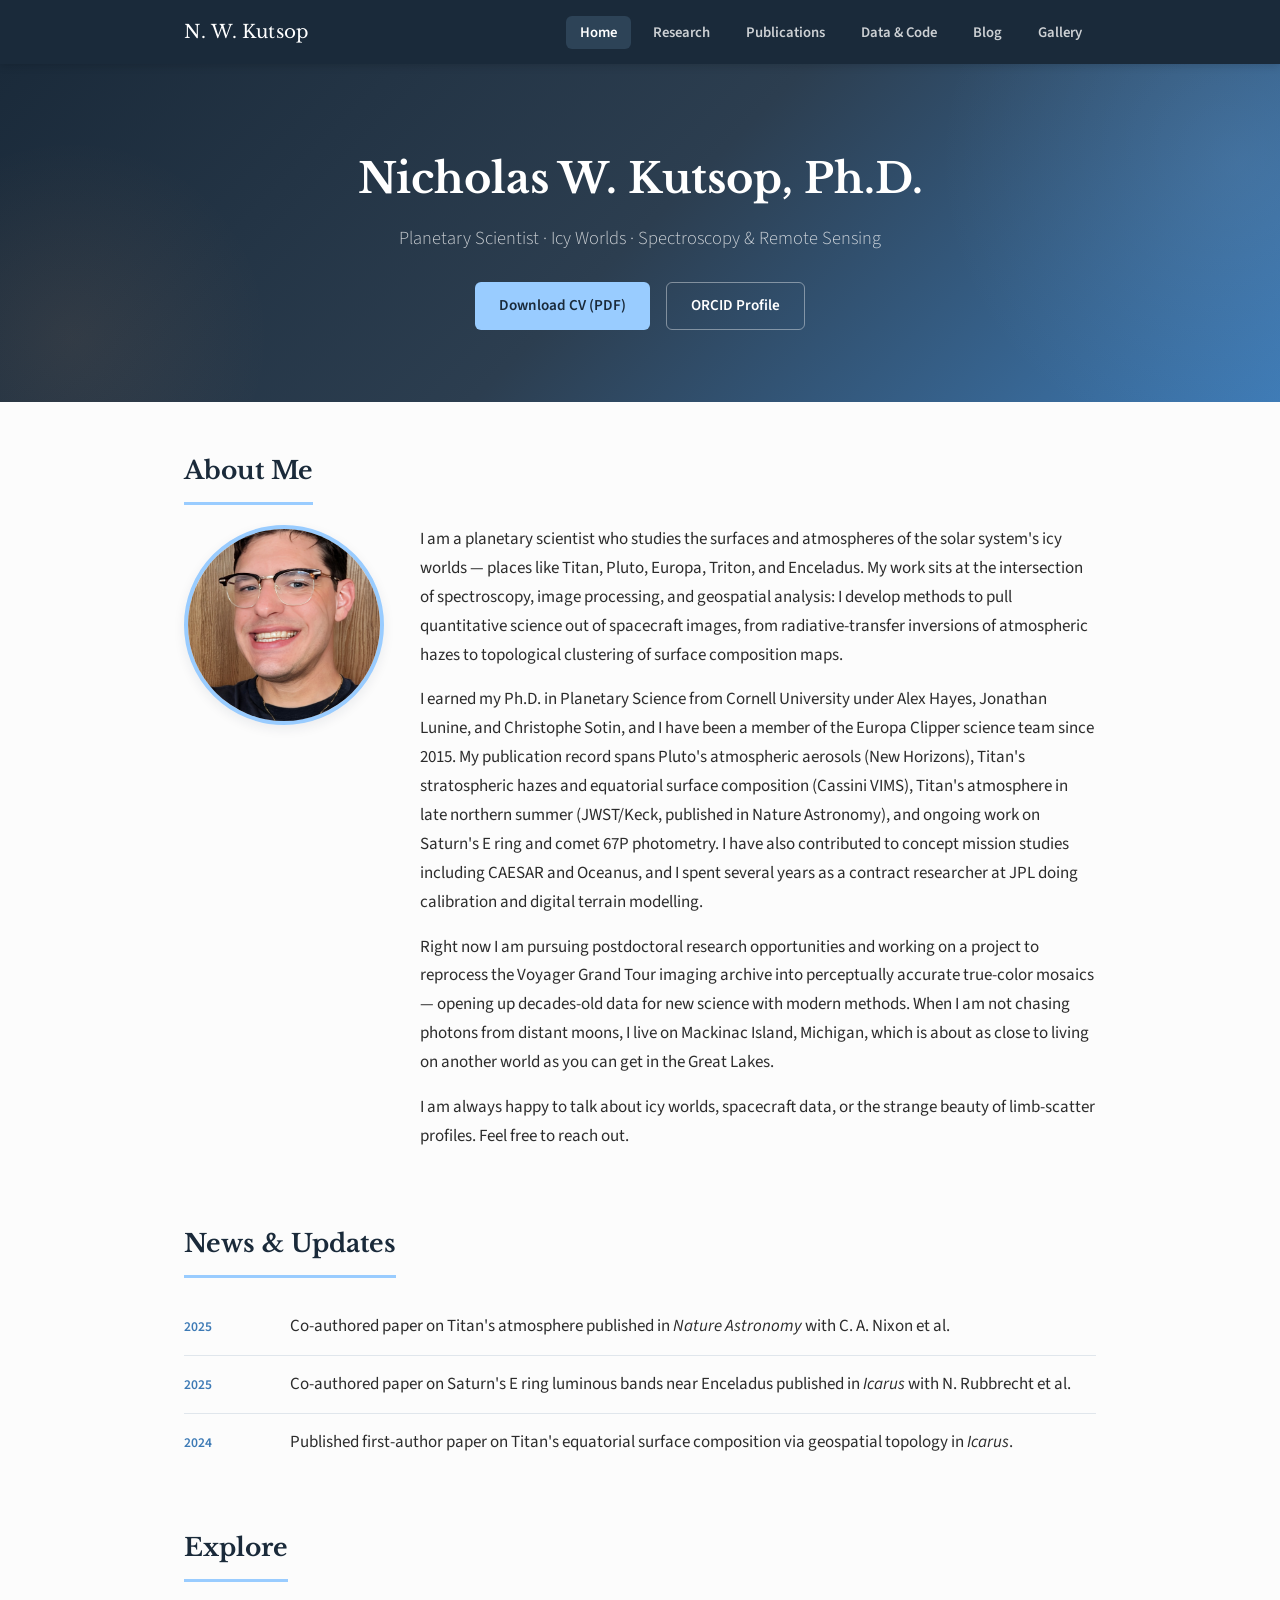
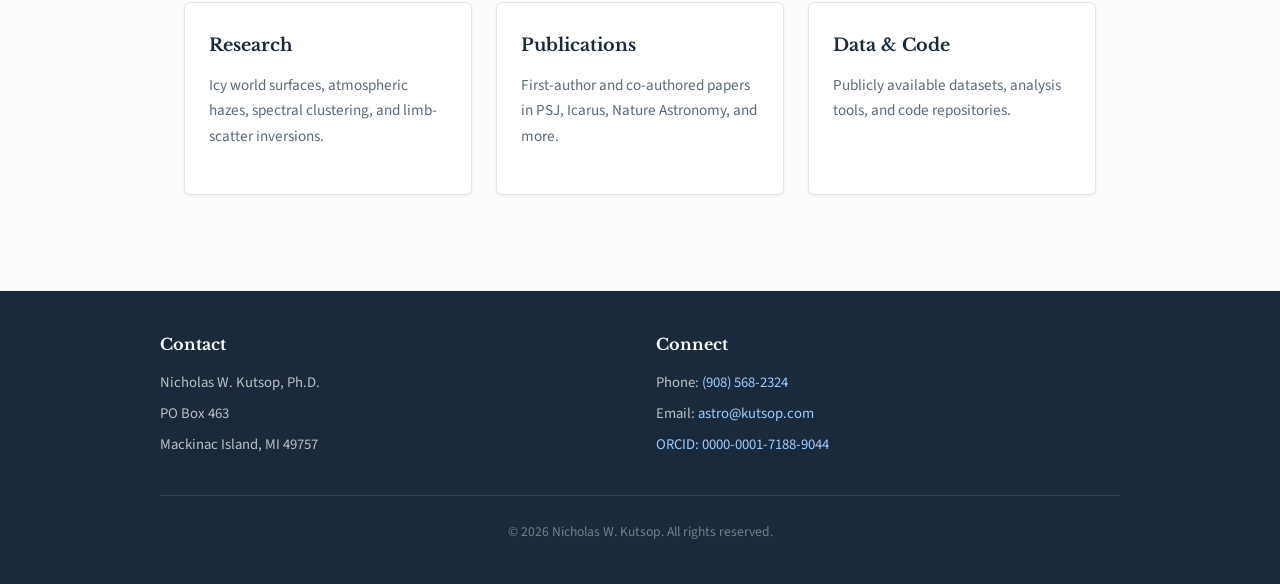
<file: index.html>
<!DOCTYPE html>
<html lang="en">
<head>
  <meta charset="UTF-8">
  <meta name="viewport" content="width=device-width, initial-scale=1.0">
  <title>Nicholas W. Kutsop, Ph.D. — Planetary Scientist</title>
  <meta name="description" content="Planetary scientist studying the surfaces and atmospheres of icy worlds. Europa Clipper science team member. Cornell Ph.D.">
  <link rel="stylesheet" href="style.css">
</head>
<body>

<!-- Navigation -->
<nav>
  <div class="nav-inner">
    <a href="index.html" class="site-name">N. W. Kutsop</a>
    <button class="nav-toggle" aria-label="Toggle menu" onclick="document.querySelector('nav ul').classList.toggle('open')">
      <span></span><span></span><span></span>
    </button>
    <ul>
      <li><a href="index.html" class="active">Home</a></li>
      <li><a href="research.html">Research</a></li>
      <li><a href="publications.html">Publications</a></li>
      <li><a href="data-code.html">Data &amp; Code</a></li>
      <li><a href="blog.html">Blog</a></li>
      <li><a href="gallery.html">Gallery</a></li>
    </ul>
  </div>
</nav>

<!-- Hero -->
<header class="hero">
  <h1>Nicholas W. Kutsop, Ph.D.</h1>
  <p class="subtitle">Planetary Scientist &middot; Icy Worlds &middot; Spectroscopy &amp; Remote Sensing</p>
  <div class="hero-links">
    <a href="Kutsop_CV.pdf" class="btn-primary">Download CV (PDF)</a>
    <a href="https://orcid.org/0000-0001-7188-9044" class="btn-outline" target="_blank" rel="noopener">ORCID Profile</a>
  </div>
</header>

<!-- Main Content -->
<main class="container">

  <!-- About -->
  <section id="about">
    <h2>About Me</h2>
    <div class="about-grid">
      <!-- Replace the placeholder below with: <img src="headshot.jpg" alt="Nic Kutsop" class="about-photo"> -->
      <img src="headshot.jpg" alt="Nic Kutsop" class="about-photo">
      <div>
        <p>
          I am a planetary scientist who studies the surfaces and atmospheres of the solar system's icy worlds — places like Titan, Pluto, Europa, Triton, and Enceladus. My work sits at the intersection of spectroscopy, image processing, and geospatial analysis: I develop methods to pull quantitative science out of spacecraft images, from radiative-transfer inversions of atmospheric hazes to topological clustering of surface composition maps.
        </p>
        <p>
          I earned my Ph.D. in Planetary Science from Cornell University under Alex Hayes, Jonathan Lunine, and Christophe Sotin, and I have been a member of the Europa Clipper science team since 2015. My publication record spans Pluto's atmospheric aerosols (New Horizons), Titan's stratospheric hazes and equatorial surface composition (Cassini VIMS), Titan's atmosphere in late northern summer (JWST/Keck, published in Nature Astronomy), and ongoing work on Saturn's E ring and comet 67P photometry. I have also contributed to concept mission studies including CAESAR and Oceanus, and I spent several years as a contract researcher at JPL doing calibration and digital terrain modelling.
        </p>
        <p>
          Right now I am pursuing postdoctoral research opportunities and working on a project to reprocess the Voyager Grand Tour imaging archive into perceptually accurate true-color mosaics — opening up decades-old data for new science with modern methods. When I am not chasing photons from distant moons, I live on Mackinac Island, Michigan, which is about as close to living on another world as you can get in the Great Lakes.
        </p>
        <p>
          I am always happy to talk about icy worlds, spacecraft data, or the strange beauty of limb-scatter profiles. Feel free to reach out.
        </p>
      </div>
    </div>
  </section>

  <!-- News -->
  <section id="news">
    <h2>News &amp; Updates</h2>
    <ul class="news-list">
      <li>
        <span class="news-date">2025</span>
        <span>Co-authored paper on Titan's atmosphere published in <em>Nature Astronomy</em> with C. A. Nixon et al.</span>
      </li>
      <li>
        <span class="news-date">2025</span>
        <span>Co-authored paper on Saturn's E ring luminous bands near Enceladus published in <em>Icarus</em> with N. Rubbrecht et al.</span>
      </li>
      <li>
        <span class="news-date">2024</span>
        <span>Published first-author paper on Titan's equatorial surface composition via geospatial topology in <em>Icarus</em>.</span>
      </li>
      <!-- Add more news items as needed -->
    </ul>
  </section>

  <!-- Quick Links -->
  <section id="explore">
    <h2>Explore</h2>
    <div class="card-grid">
      <a href="research.html" class="card" style="text-decoration:none;">
        <h3 class="mt-0">Research</h3>
        <p>Icy world surfaces, atmospheric hazes, spectral clustering, and limb-scatter inversions.</p>
      </a>
      <a href="publications.html" class="card" style="text-decoration:none;">
        <h3 class="mt-0">Publications</h3>
        <p>First-author and co-authored papers in PSJ, Icarus, Nature Astronomy, and more.</p>
      </a>
      <a href="data-code.html" class="card" style="text-decoration:none;">
        <h3 class="mt-0">Data &amp; Code</h3>
        <p>Publicly available datasets, analysis tools, and code repositories.</p>
      </a>
    </div>
  </section>

</main>

<!-- Footer -->
<footer>
  <div class="footer-inner">
    <div>
      <h4>Contact</h4>
      <p>Nicholas W. Kutsop, Ph.D.</p>
      <p>PO Box 463</p>
      <p>Mackinac Island, MI 49757</p>
    </div>
    <div>
      <h4>Connect</h4>
      <p>Phone: <a href="tel:+19085682324">(908) 568-2324</a></p>
      <p>Email: <a href="mailto:astro@kutsop.com">astro@kutsop.com</a></p>
      <p><a href="https://orcid.org/0000-0001-7188-9044" target="_blank" rel="noopener">ORCID: 0000-0001-7188-9044</a></p>
    </div>
    <div class="footer-bottom">
      &copy; 2026 Nicholas W. Kutsop. All rights reserved.
    </div>
  </div>
</footer>

</body>
</html>
</file>
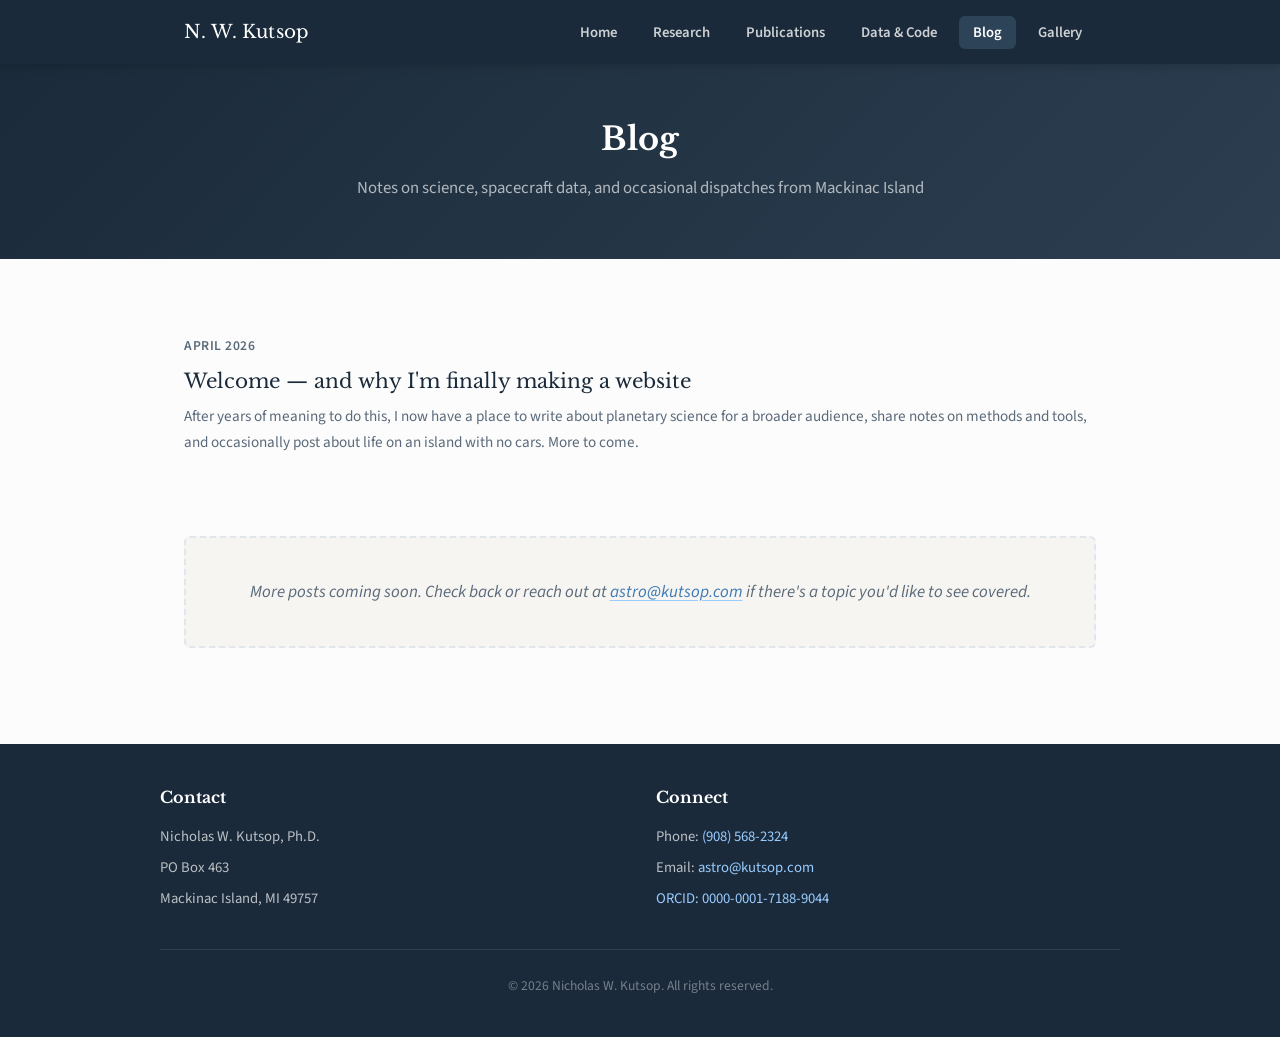
<file: blog.html>
<!DOCTYPE html>
<html lang="en">
<head>
  <meta charset="UTF-8">
  <meta name="viewport" content="width=device-width, initial-scale=1.0">
  <title>Blog — N. W. Kutsop</title>
  <meta name="description" content="Blog posts by Nicholas Kutsop on planetary science, data analysis, and life on Mackinac Island.">
  <link rel="stylesheet" href="style.css">
</head>
<body>

<nav>
  <div class="nav-inner">
    <a href="index.html" class="site-name">N. W. Kutsop</a>
    <button class="nav-toggle" aria-label="Toggle menu" onclick="document.querySelector('nav ul').classList.toggle('open')">
      <span></span><span></span><span></span>
    </button>
    <ul>
      <li><a href="index.html">Home</a></li>
      <li><a href="research.html">Research</a></li>
      <li><a href="publications.html">Publications</a></li>
      <li><a href="data-code.html">Data &amp; Code</a></li>
      <li><a href="blog.html" class="active">Blog</a></li>
      <li><a href="gallery.html">Gallery</a></li>
    </ul>
  </div>
</nav>

<header class="page-header">
  <h1>Blog</h1>
  <p>Notes on science, spacecraft data, and occasional dispatches from Mackinac Island</p>
</header>

<main class="container">

  <ul class="blog-list">

    <!-- TEMPLATE: Copy and edit this block for each new post -->
    <li>
      <span class="blog-date">April 2026</span>
      <a href="#" class="blog-title">Welcome — and why I'm finally making a website</a>
      <p class="blog-excerpt">
        After years of meaning to do this, I now have a place to write about planetary science for a broader audience, share notes on methods and tools, and occasionally post about life on an island with no cars. More to come.
      </p>
    </li>
    <!-- END TEMPLATE -->

  </ul>

  <div class="placeholder-box" style="margin-top:40px;">
    More posts coming soon. Check back or reach out at <a href="mailto:astro@kutsop.com">astro@kutsop.com</a> if there's a topic you'd like to see covered.
  </div>

  <!-- 
    ================================================================
    HOW TO ADD A NEW BLOG POST
    ================================================================
    Option A (simple): Add a new <li> to the blog-list above with 
    the date, title, and excerpt. Link the title to a new HTML file 
    (e.g., blog/2026-04-my-post.html).

    Option B (scalable): If you want a proper blogging workflow, 
    consider using a static site generator like Hugo or Jekyll that 
    can convert Markdown files into HTML pages automatically. This 
    keeps the same look and feel but makes writing much easier.
    ================================================================
  -->

</main>

<footer>
  <div class="footer-inner">
    <div>
      <h4>Contact</h4>
      <p>Nicholas W. Kutsop, Ph.D.</p>
      <p>PO Box 463</p>
      <p>Mackinac Island, MI 49757</p>
    </div>
    <div>
      <h4>Connect</h4>
      <p>Phone: <a href="tel:+19085682324">(908) 568-2324</a></p>
      <p>Email: <a href="mailto:astro@kutsop.com">astro@kutsop.com</a></p>
      <p><a href="https://orcid.org/0000-0001-7188-9044" target="_blank" rel="noopener">ORCID: 0000-0001-7188-9044</a></p>
    </div>
    <div class="footer-bottom">
      &copy; 2026 Nicholas W. Kutsop. All rights reserved.
    </div>
  </div>
</footer>

</body>
</html>
</file>
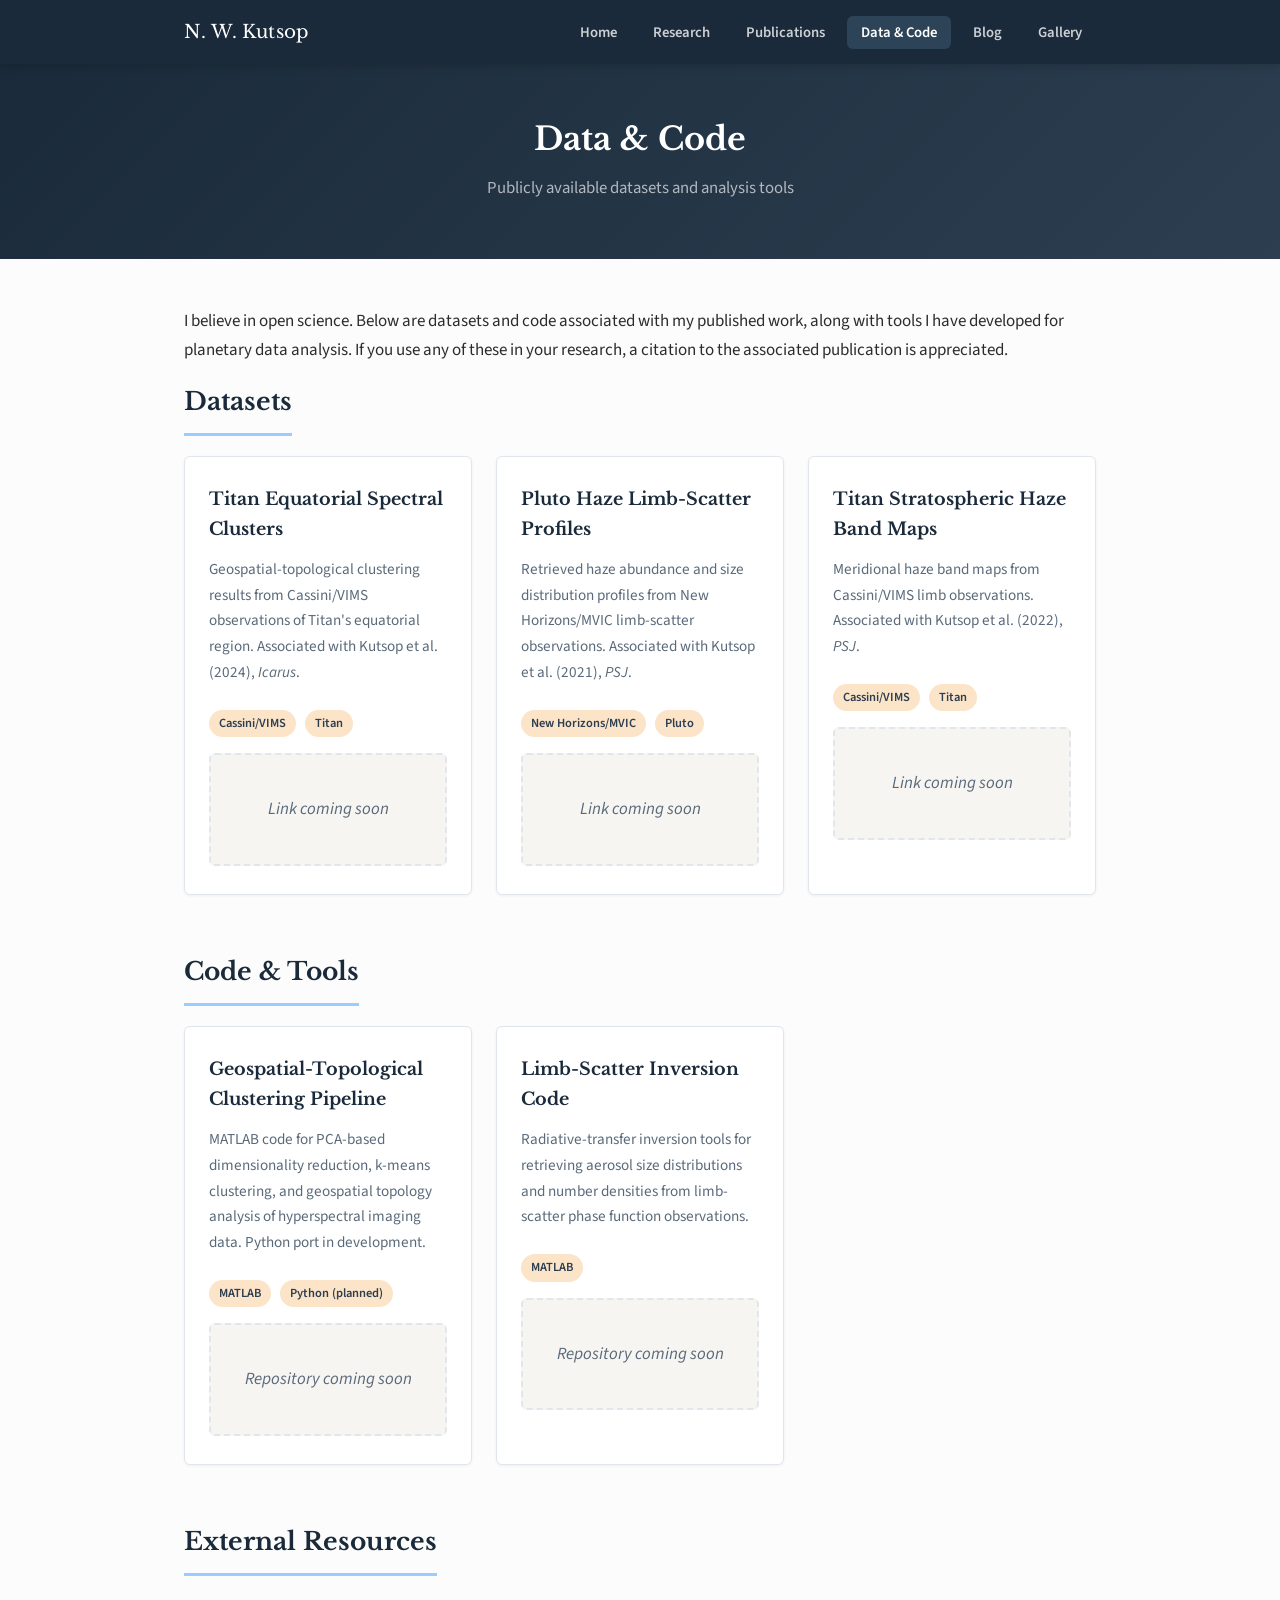
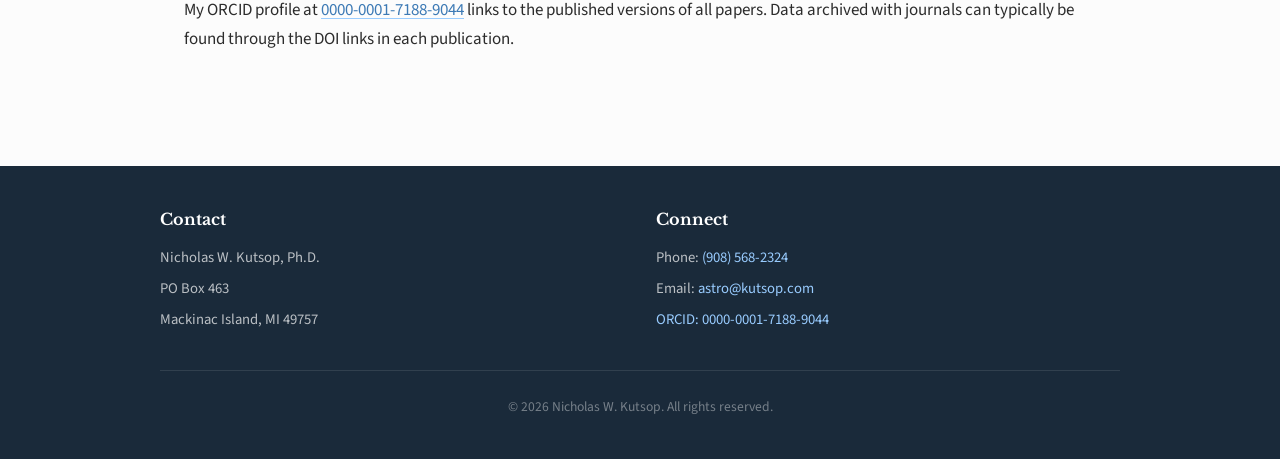
<file: data-code.html>
<!DOCTYPE html>
<html lang="en">
<head>
  <meta charset="UTF-8">
  <meta name="viewport" content="width=device-width, initial-scale=1.0">
  <title>Data &amp; Code — N. W. Kutsop</title>
  <meta name="description" content="Publicly available datasets, analysis tools, and code repositories from Nicholas Kutsop's research.">
  <link rel="stylesheet" href="style.css">
</head>
<body>

<nav>
  <div class="nav-inner">
    <a href="index.html" class="site-name">N. W. Kutsop</a>
    <button class="nav-toggle" aria-label="Toggle menu" onclick="document.querySelector('nav ul').classList.toggle('open')">
      <span></span><span></span><span></span>
    </button>
    <ul>
      <li><a href="index.html">Home</a></li>
      <li><a href="research.html">Research</a></li>
      <li><a href="publications.html">Publications</a></li>
      <li><a href="data-code.html" class="active">Data &amp; Code</a></li>
      <li><a href="blog.html">Blog</a></li>
      <li><a href="gallery.html">Gallery</a></li>
    </ul>
  </div>
</nav>

<header class="page-header">
  <h1>Data &amp; Code</h1>
  <p>Publicly available datasets and analysis tools</p>
</header>

<main class="container">

  <p>
    I believe in open science. Below are datasets and code associated with my published work, along with tools I have developed for planetary data analysis. If you use any of these in your research, a citation to the associated publication is appreciated.
  </p>

  <section>
    <h2>Datasets</h2>
    <div class="card-grid">

      <div class="card">
        <h3 class="mt-0">Titan Equatorial Spectral Clusters</h3>
        <p>Geospatial-topological clustering results from Cassini/VIMS observations of Titan's equatorial region. Associated with Kutsop et al. (2024), <em>Icarus</em>.</p>
        <span class="tag">Cassini/VIMS</span>
        <span class="tag">Titan</span>
        <!-- <p style="margin-top:12px;"><a href="#">Download</a> · <a href="#">README</a></p> -->
        <div class="placeholder-box" style="margin-top:16px;">Link coming soon</div>
      </div>

      <div class="card">
        <h3 class="mt-0">Pluto Haze Limb-Scatter Profiles</h3>
        <p>Retrieved haze abundance and size distribution profiles from New Horizons/MVIC limb-scatter observations. Associated with Kutsop et al. (2021), <em>PSJ</em>.</p>
        <span class="tag">New Horizons/MVIC</span>
        <span class="tag">Pluto</span>
        <div class="placeholder-box" style="margin-top:16px;">Link coming soon</div>
      </div>

      <div class="card">
        <h3 class="mt-0">Titan Stratospheric Haze Band Maps</h3>
        <p>Meridional haze band maps from Cassini/VIMS limb observations. Associated with Kutsop et al. (2022), <em>PSJ</em>.</p>
        <span class="tag">Cassini/VIMS</span>
        <span class="tag">Titan</span>
        <div class="placeholder-box" style="margin-top:16px;">Link coming soon</div>
      </div>

    </div>
  </section>

  <section>
    <h2>Code &amp; Tools</h2>
    <div class="card-grid">

      <div class="card">
        <h3 class="mt-0">Geospatial-Topological Clustering Pipeline</h3>
        <p>MATLAB code for PCA-based dimensionality reduction, k-means clustering, and geospatial topology analysis of hyperspectral imaging data. Python port in development.</p>
        <span class="tag">MATLAB</span>
        <span class="tag">Python (planned)</span>
        <div class="placeholder-box" style="margin-top:16px;">Repository coming soon</div>
      </div>

      <div class="card">
        <h3 class="mt-0">Limb-Scatter Inversion Code</h3>
        <p>Radiative-transfer inversion tools for retrieving aerosol size distributions and number densities from limb-scatter phase function observations.</p>
        <span class="tag">MATLAB</span>
        <div class="placeholder-box" style="margin-top:16px;">Repository coming soon</div>
      </div>

    </div>
  </section>

  <section>
    <h2>External Resources</h2>
    <p>
      My ORCID profile at <a href="https://orcid.org/0000-0001-7188-9044" target="_blank" rel="noopener">0000-0001-7188-9044</a> links to the published versions of all papers. Data archived with journals can typically be found through the DOI links in each publication.
    </p>
  </section>

</main>

<footer>
  <div class="footer-inner">
    <div>
      <h4>Contact</h4>
      <p>Nicholas W. Kutsop, Ph.D.</p>
      <p>PO Box 463</p>
      <p>Mackinac Island, MI 49757</p>
    </div>
    <div>
      <h4>Connect</h4>
      <p>Phone: <a href="tel:+19085682324">(908) 568-2324</a></p>
      <p>Email: <a href="mailto:astro@kutsop.com">astro@kutsop.com</a></p>
      <p><a href="https://orcid.org/0000-0001-7188-9044" target="_blank" rel="noopener">ORCID: 0000-0001-7188-9044</a></p>
    </div>
    <div class="footer-bottom">
      &copy; 2026 Nicholas W. Kutsop. All rights reserved.
    </div>
  </div>
</footer>

</body>
</html>
</file>
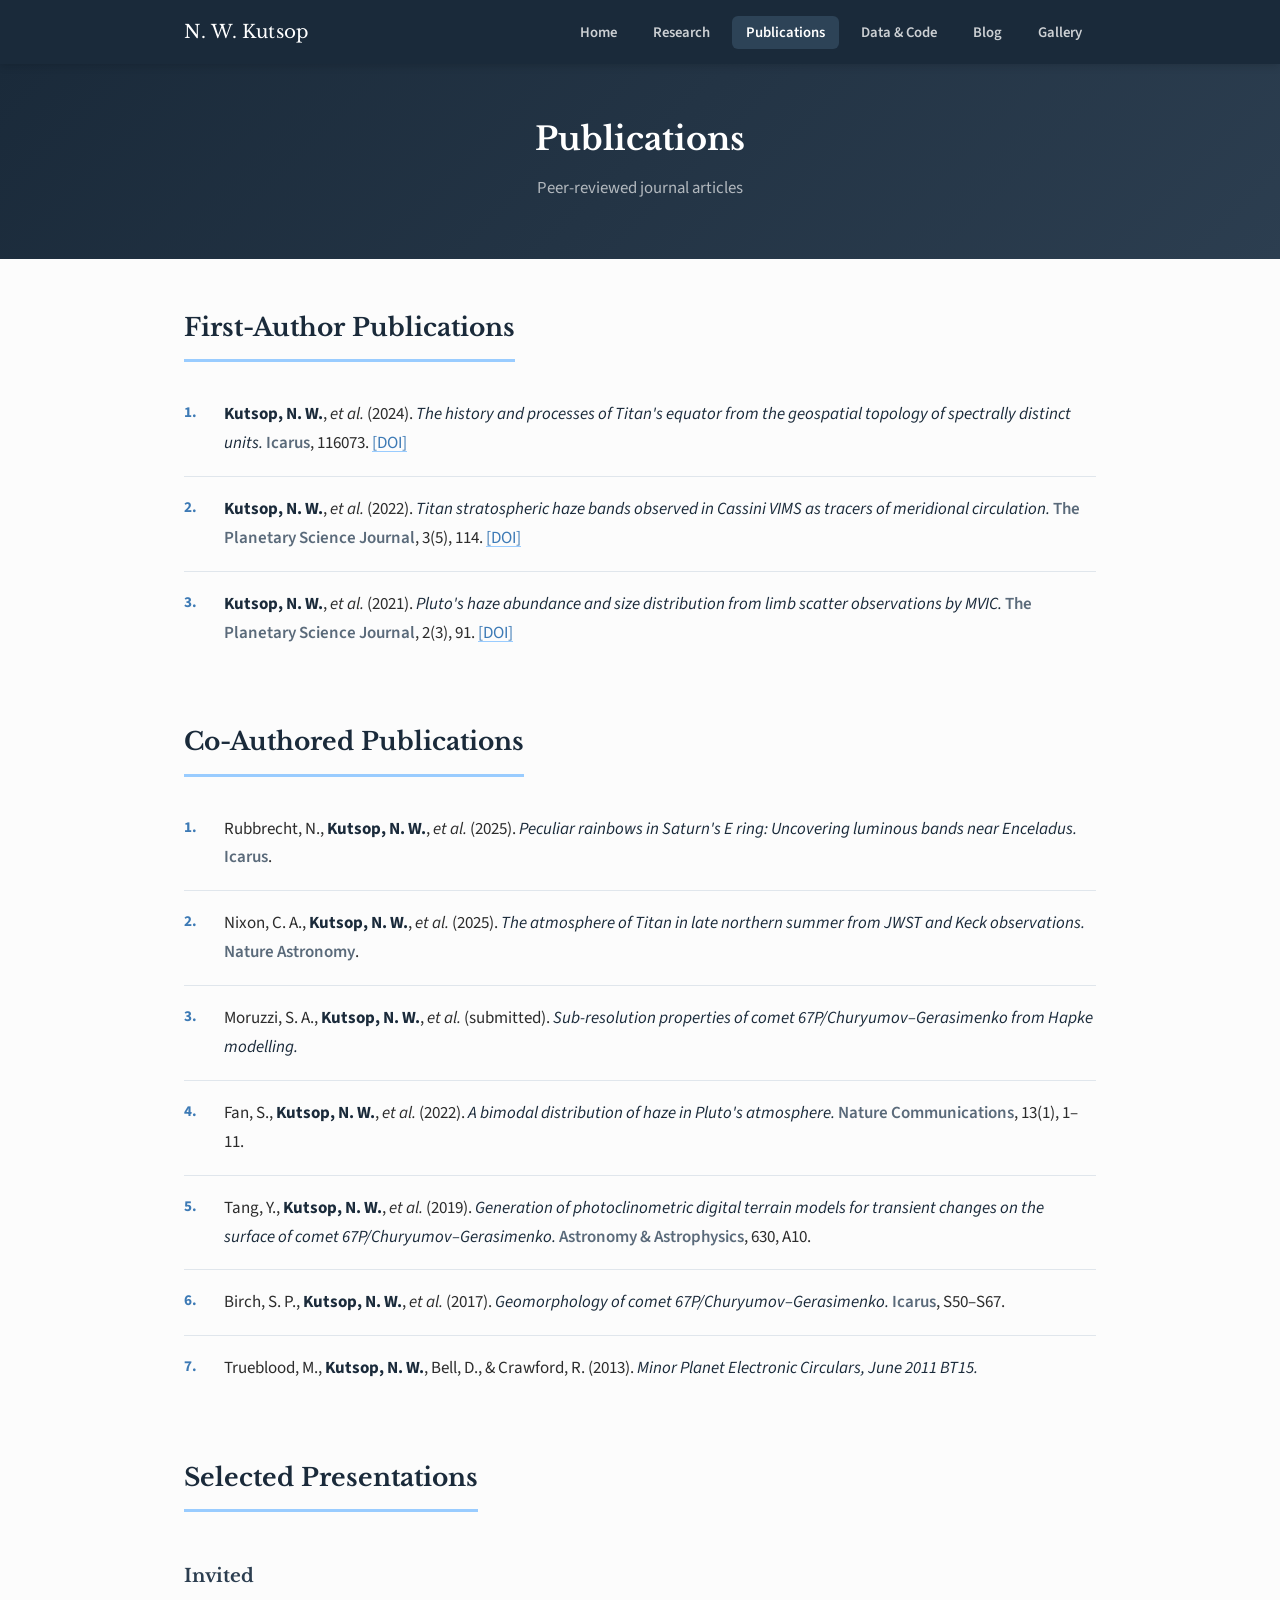
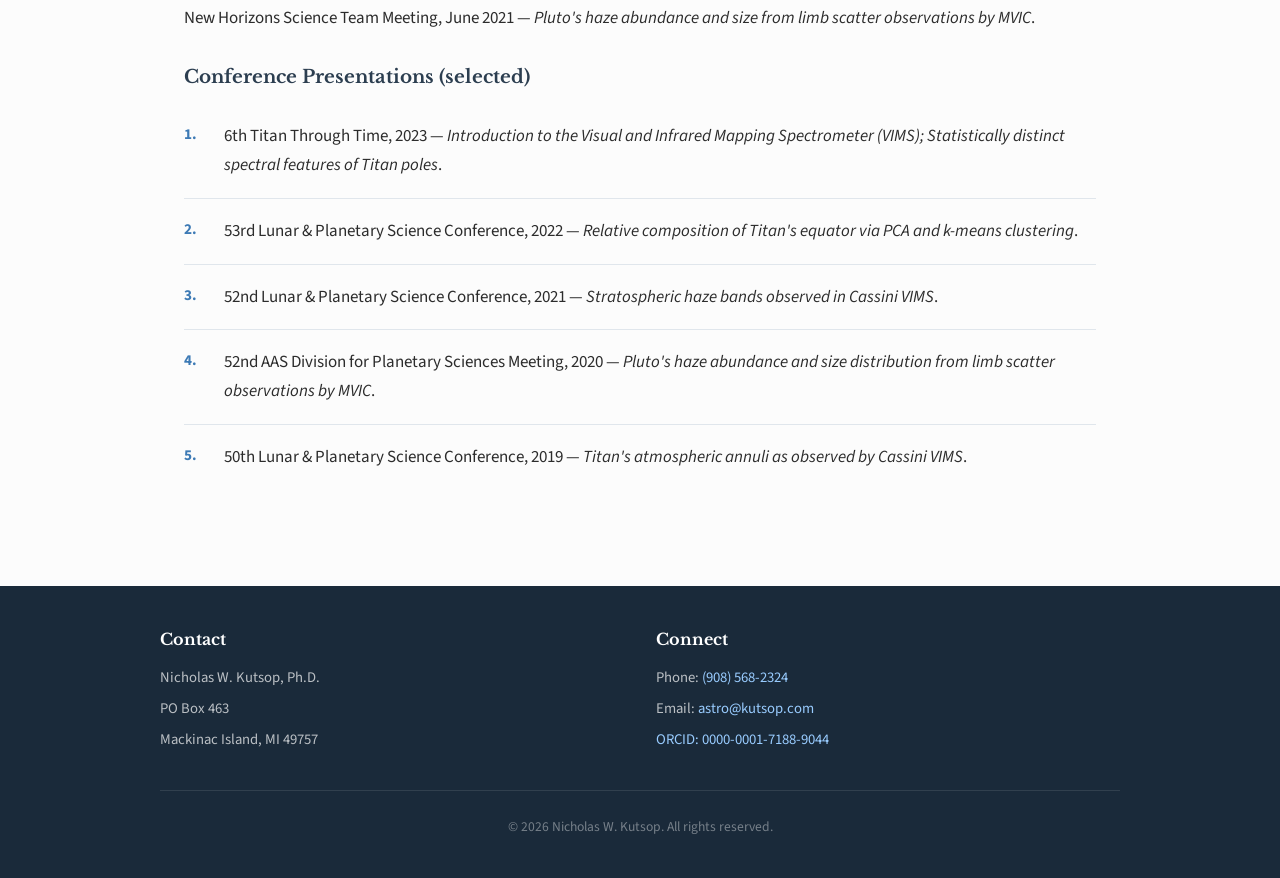
<file: publications.html>
<!DOCTYPE html>
<html lang="en">
<head>
  <meta charset="UTF-8">
  <meta name="viewport" content="width=device-width, initial-scale=1.0">
  <title>Publications — N. W. Kutsop</title>
  <meta name="description" content="Peer-reviewed publications by Nicholas Kutsop in planetary science.">
  <link rel="stylesheet" href="style.css">
</head>
<body>

<nav>
  <div class="nav-inner">
    <a href="index.html" class="site-name">N. W. Kutsop</a>
    <button class="nav-toggle" aria-label="Toggle menu" onclick="document.querySelector('nav ul').classList.toggle('open')">
      <span></span><span></span><span></span>
    </button>
    <ul>
      <li><a href="index.html">Home</a></li>
      <li><a href="research.html">Research</a></li>
      <li><a href="publications.html" class="active">Publications</a></li>
      <li><a href="data-code.html">Data &amp; Code</a></li>
      <li><a href="blog.html">Blog</a></li>
      <li><a href="gallery.html">Gallery</a></li>
    </ul>
  </div>
</nav>

<header class="page-header">
  <h1>Publications</h1>
  <p>Peer-reviewed journal articles</p>
</header>

<main class="container">

  <section>
    <h2>First-Author Publications</h2>
    <ol class="pub-list">
      <li>
        <span class="pub-authors"><strong>Kutsop, N. W.</strong>, <em>et al.</em></span> (2024).
        <span class="pub-title">The history and processes of Titan's equator from the geospatial topology of spectrally distinct units.</span>
        <span class="pub-journal">Icarus</span>, 116073.
        <a href="https://doi.org/10.1016/j.icarus.2024.116073" target="_blank" rel="noopener">[DOI]</a>
        <!-- Add DOI link when available: <a href="https://doi.org/..." target="_blank" rel="noopener">[DOI]</a> -->
      </li>
      <li>
        <span class="pub-authors"><strong>Kutsop, N. W.</strong>, <em>et al.</em></span> (2022).
        <span class="pub-title">Titan stratospheric haze bands observed in Cassini VIMS as tracers of meridional circulation.</span>
        <span class="pub-journal">The Planetary Science Journal</span>, 3(5), 114.
        <a href="https://doi.org/10.3847/psj/ac582d" target="_blank" rel="noopener">[DOI]</a>
      </li>
      <li>
        <span class="pub-authors"><strong>Kutsop, N. W.</strong>, <em>et al.</em></span> (2021).
        <span class="pub-title">Pluto's haze abundance and size distribution from limb scatter observations by MVIC.</span>
        <span class="pub-journal">The Planetary Science Journal</span>, 2(3), 91.
        <a href="https://doi.org/10.3847/psj/abdcaf" target="_blank" rel="noopener">[DOI]</a>
      </li>
    </ol>
  </section>

  <section>
    <h2>Co-Authored Publications</h2>
    <ol class="pub-list">
      <li>
        <span class="pub-authors">Rubbrecht, N., <strong>Kutsop, N. W.</strong>, <em>et al.</em></span> (2025).
        <span class="pub-title">Peculiar rainbows in Saturn's E ring: Uncovering luminous bands near Enceladus.</span>
        <span class="pub-journal">Icarus</span>.
      </li>
      <li>
        <span class="pub-authors">Nixon, C. A., <strong>Kutsop, N. W.</strong>, <em>et al.</em></span> (2025).
        <span class="pub-title">The atmosphere of Titan in late northern summer from JWST and Keck observations.</span>
        <span class="pub-journal">Nature Astronomy</span>.
      </li>
      <li>
        <span class="pub-authors">Moruzzi, S. A., <strong>Kutsop, N. W.</strong>, <em>et al.</em></span> (submitted).
        <span class="pub-title">Sub-resolution properties of comet 67P/Churyumov–Gerasimenko from Hapke modelling.</span>
      </li>
      <li>
        <span class="pub-authors">Fan, S., <strong>Kutsop, N. W.</strong>, <em>et al.</em></span> (2022).
        <span class="pub-title">A bimodal distribution of haze in Pluto's atmosphere.</span>
        <span class="pub-journal">Nature Communications</span>, 13(1), 1–11.
      </li>
      <li>
        <span class="pub-authors">Tang, Y., <strong>Kutsop, N. W.</strong>, <em>et al.</em></span> (2019).
        <span class="pub-title">Generation of photoclinometric digital terrain models for transient changes on the surface of comet 67P/Churyumov–Gerasimenko.</span>
        <span class="pub-journal">Astronomy &amp; Astrophysics</span>, 630, A10.
      </li>
      <li>
        <span class="pub-authors">Birch, S. P., <strong>Kutsop, N. W.</strong>, <em>et al.</em></span> (2017).
        <span class="pub-title">Geomorphology of comet 67P/Churyumov–Gerasimenko.</span>
        <span class="pub-journal">Icarus</span>, S50–S67.
      </li>
      <li>
        <span class="pub-authors">Trueblood, M., <strong>Kutsop, N. W.</strong>, Bell, D., &amp; Crawford, R.</span> (2013).
        <span class="pub-title">Minor Planet Electronic Circulars, June 2011 BT15.</span>
      </li>
    </ol>
  </section>

  <section>
    <h2>Selected Presentations</h2>
    <h3>Invited</h3>
    <p>
      New Horizons Science Team Meeting, June 2021 — <em>Pluto's haze abundance and size from limb scatter observations by MVIC</em>.
    </p>

    <h3>Conference Presentations (selected)</h3>
    <ol class="pub-list">
      <li>6th Titan Through Time, 2023 — <em>Introduction to the Visual and Infrared Mapping Spectrometer (VIMS); Statistically distinct spectral features of Titan poles</em>.</li>
      <li>53rd Lunar &amp; Planetary Science Conference, 2022 — <em>Relative composition of Titan's equator via PCA and k-means clustering</em>.</li>
      <li>52nd Lunar &amp; Planetary Science Conference, 2021 — <em>Stratospheric haze bands observed in Cassini VIMS</em>.</li>
      <li>52nd AAS Division for Planetary Sciences Meeting, 2020 — <em>Pluto's haze abundance and size distribution from limb scatter observations by MVIC</em>.</li>
      <li>50th Lunar &amp; Planetary Science Conference, 2019 — <em>Titan's atmospheric annuli as observed by Cassini VIMS</em>.</li>
    </ol>
  </section>

</main>

<footer>
  <div class="footer-inner">
    <div>
      <h4>Contact</h4>
      <p>Nicholas W. Kutsop, Ph.D.</p>
      <p>PO Box 463</p>
      <p>Mackinac Island, MI 49757</p>
    </div>
    <div>
      <h4>Connect</h4>
      <p>Phone: <a href="tel:+19085682324">(908) 568-2324</a></p>
      <p>Email: <a href="mailto:astro@kutsop.com">astro@kutsop.com</a></p>
      <p><a href="https://orcid.org/0000-0001-7188-9044" target="_blank" rel="noopener">ORCID: 0000-0001-7188-9044</a></p>
    </div>
    <div class="footer-bottom">
      &copy; 2026 Nicholas W. Kutsop. All rights reserved.
    </div>
  </div>
</footer>

</body>
</html>
</file>
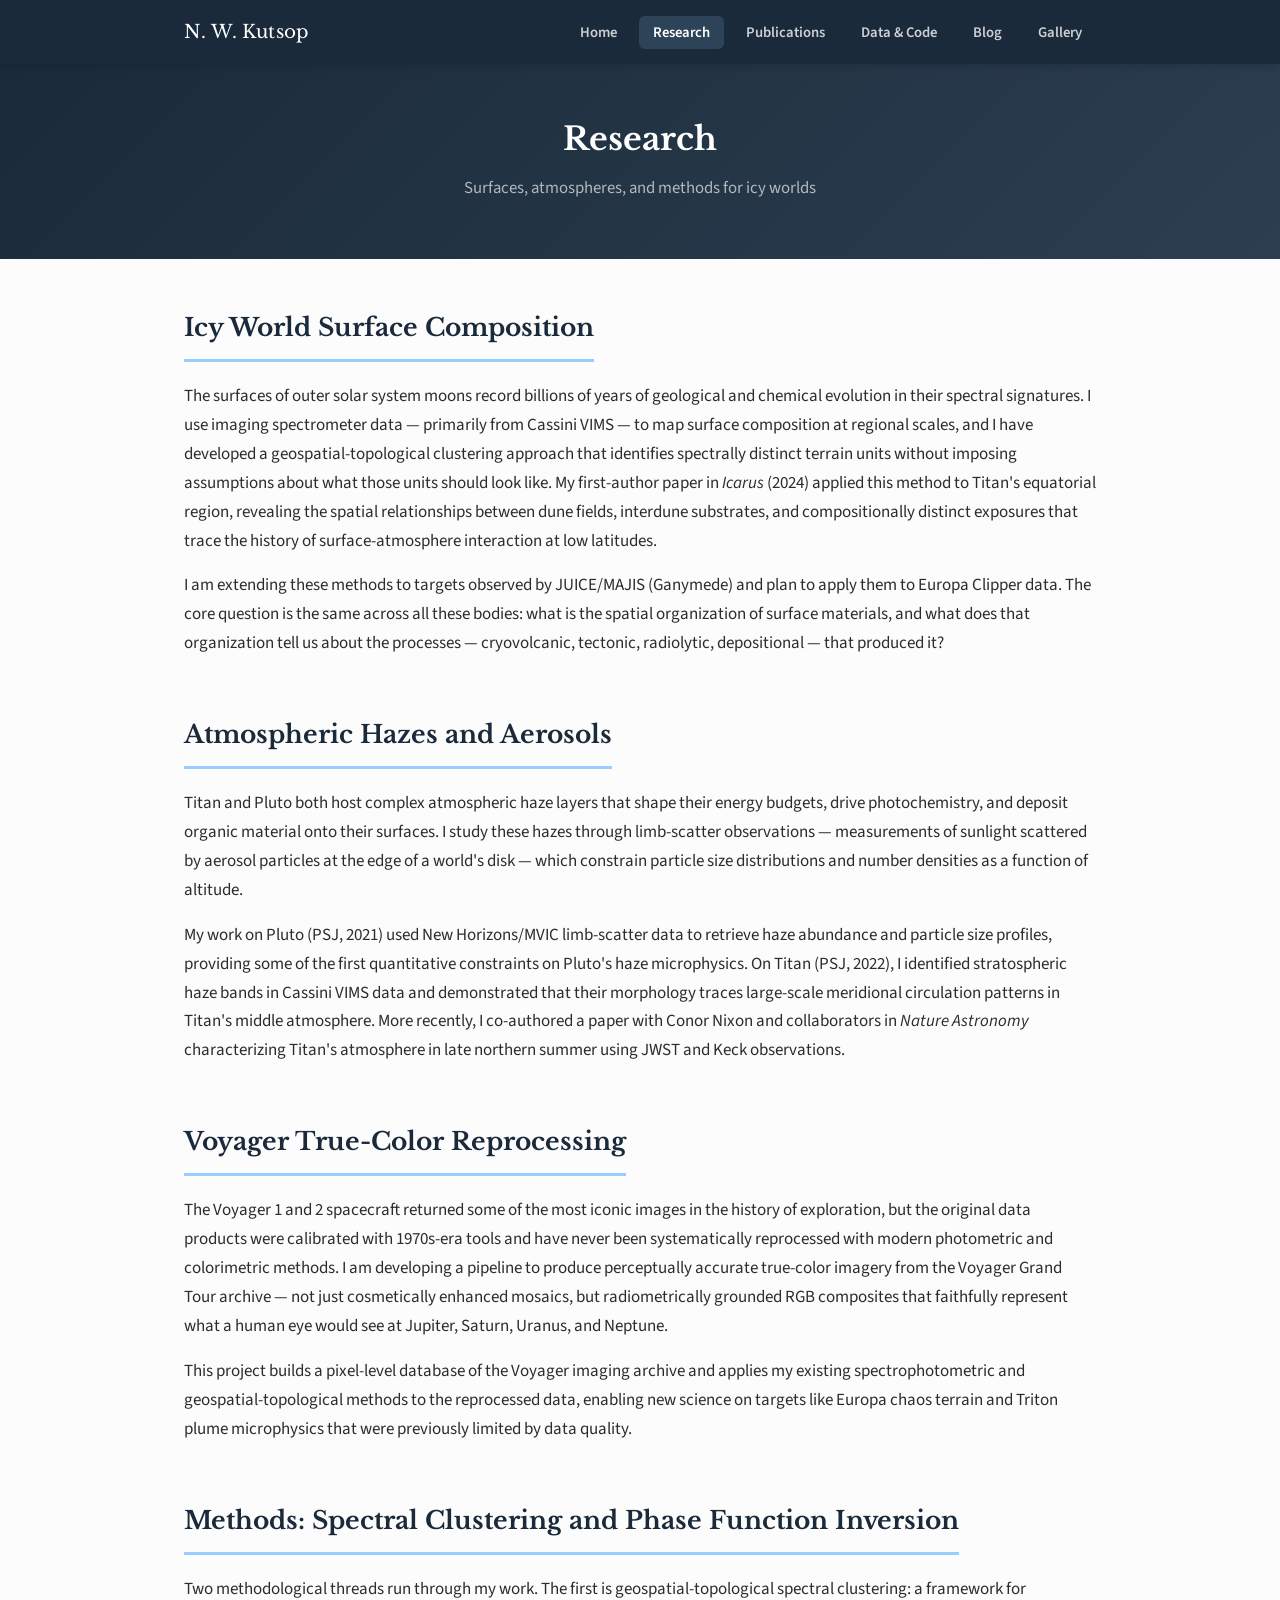
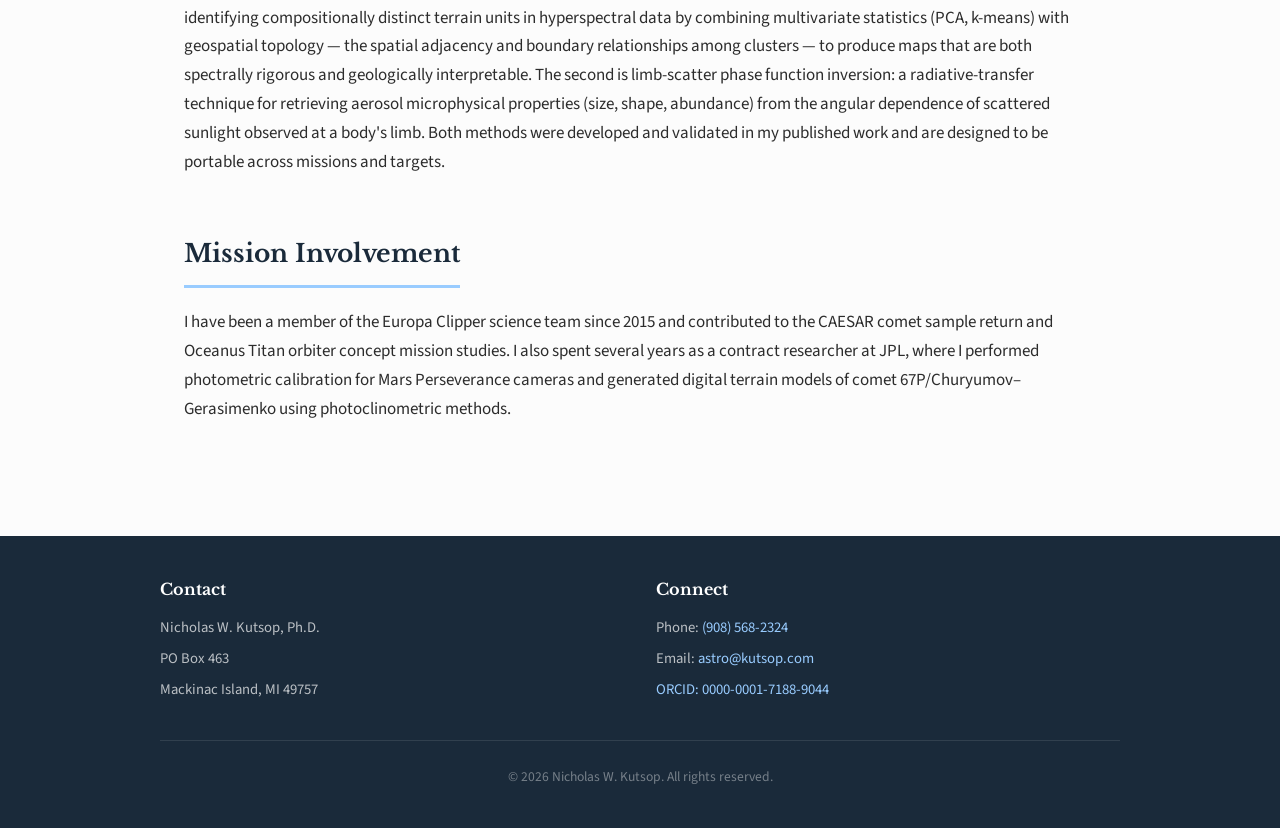
<file: research.html>
<!DOCTYPE html>
<html lang="en">
<head>
  <meta charset="UTF-8">
  <meta name="viewport" content="width=device-width, initial-scale=1.0">
  <title>Research — N. W. Kutsop</title>
  <meta name="description" content="Research areas of Nicholas Kutsop: icy world surfaces, atmospheric hazes, spectral analysis, and spacecraft image processing.">
  <link rel="stylesheet" href="style.css">
</head>
<body>

<nav>
  <div class="nav-inner">
    <a href="index.html" class="site-name">N. W. Kutsop</a>
    <button class="nav-toggle" aria-label="Toggle menu" onclick="document.querySelector('nav ul').classList.toggle('open')">
      <span></span><span></span><span></span>
    </button>
    <ul>
      <li><a href="index.html">Home</a></li>
      <li><a href="research.html" class="active">Research</a></li>
      <li><a href="publications.html">Publications</a></li>
      <li><a href="data-code.html">Data &amp; Code</a></li>
      <li><a href="blog.html">Blog</a></li>
      <li><a href="gallery.html">Gallery</a></li>
    </ul>
  </div>
</nav>

<header class="page-header">
  <h1>Research</h1>
  <p>Surfaces, atmospheres, and methods for icy worlds</p>
</header>

<main class="container">

  <section>
    <h2>Icy World Surface Composition</h2>
    <p>
      The surfaces of outer solar system moons record billions of years of geological and chemical evolution in their spectral signatures. I use imaging spectrometer data — primarily from Cassini VIMS — to map surface composition at regional scales, and I have developed a geospatial-topological clustering approach that identifies spectrally distinct terrain units without imposing assumptions about what those units should look like. My first-author paper in <em>Icarus</em> (2024) applied this method to Titan's equatorial region, revealing the spatial relationships between dune fields, interdune substrates, and compositionally distinct exposures that trace the history of surface-atmosphere interaction at low latitudes.
    </p>
    <p>
      I am extending these methods to targets observed by JUICE/MAJIS (Ganymede) and plan to apply them to Europa Clipper data. The core question is the same across all these bodies: what is the spatial organization of surface materials, and what does that organization tell us about the processes — cryovolcanic, tectonic, radiolytic, depositional — that produced it?
    </p>
  </section>

  <section>
    <h2>Atmospheric Hazes and Aerosols</h2>
    <p>
      Titan and Pluto both host complex atmospheric haze layers that shape their energy budgets, drive photochemistry, and deposit organic material onto their surfaces. I study these hazes through limb-scatter observations — measurements of sunlight scattered by aerosol particles at the edge of a world's disk — which constrain particle size distributions and number densities as a function of altitude.
    </p>
    <p>
      My work on Pluto (PSJ, 2021) used New Horizons/MVIC limb-scatter data to retrieve haze abundance and particle size profiles, providing some of the first quantitative constraints on Pluto's haze microphysics. On Titan (PSJ, 2022), I identified stratospheric haze bands in Cassini VIMS data and demonstrated that their morphology traces large-scale meridional circulation patterns in Titan's middle atmosphere. More recently, I co-authored a paper with Conor Nixon and collaborators in <em>Nature Astronomy</em> characterizing Titan's atmosphere in late northern summer using JWST and Keck observations.
    </p>
  </section>

  <section>
    <h2>Voyager True-Color Reprocessing</h2>
    <p>
      The Voyager 1 and 2 spacecraft returned some of the most iconic images in the history of exploration, but the original data products were calibrated with 1970s-era tools and have never been systematically reprocessed with modern photometric and colorimetric methods. I am developing a pipeline to produce perceptually accurate true-color imagery from the Voyager Grand Tour archive — not just cosmetically enhanced mosaics, but radiometrically grounded RGB composites that faithfully represent what a human eye would see at Jupiter, Saturn, Uranus, and Neptune.
    </p>
    <p>
      This project builds a pixel-level database of the Voyager imaging archive and applies my existing spectrophotometric and geospatial-topological methods to the reprocessed data, enabling new science on targets like Europa chaos terrain and Triton plume microphysics that were previously limited by data quality.
    </p>
  </section>

  <section>
    <h2>Methods: Spectral Clustering and Phase Function Inversion</h2>
    <p>
      Two methodological threads run through my work. The first is geospatial-topological spectral clustering: a framework for identifying compositionally distinct terrain units in hyperspectral data by combining multivariate statistics (PCA, k-means) with geospatial topology — the spatial adjacency and boundary relationships among clusters — to produce maps that are both spectrally rigorous and geologically interpretable. The second is limb-scatter phase function inversion: a radiative-transfer technique for retrieving aerosol microphysical properties (size, shape, abundance) from the angular dependence of scattered sunlight observed at a body's limb. Both methods were developed and validated in my published work and are designed to be portable across missions and targets.
    </p>
  </section>

  <section>
    <h2>Mission Involvement</h2>
    <p>
      I have been a member of the Europa Clipper science team since 2015 and contributed to the CAESAR comet sample return and Oceanus Titan orbiter concept mission studies. I also spent several years as a contract researcher at JPL, where I performed photometric calibration for Mars Perseverance cameras and generated digital terrain models of comet 67P/Churyumov–Gerasimenko using photoclinometric methods.
    </p>
  </section>

</main>

<footer>
  <div class="footer-inner">
    <div>
      <h4>Contact</h4>
      <p>Nicholas W. Kutsop, Ph.D.</p>
      <p>PO Box 463</p>
      <p>Mackinac Island, MI 49757</p>
    </div>
    <div>
      <h4>Connect</h4>
      <p>Phone: <a href="tel:+19085682324">(908) 568-2324</a></p>
      <p>Email: <a href="mailto:astro@kutsop.com">astro@kutsop.com</a></p>
      <p><a href="https://orcid.org/0000-0001-7188-9044" target="_blank" rel="noopener">ORCID: 0000-0001-7188-9044</a></p>
    </div>
    <div class="footer-bottom">
      &copy; 2026 Nicholas W. Kutsop. All rights reserved.
    </div>
  </div>
</footer>

</body>
</html>
</file>
<file: style.css>
/* ============================================================
   kutsop.com — Global Styles
   Primary: #99ccff | Dark: #1a2a3a | Accent: #f4a261
   ============================================================ */

@import url('https://fonts.googleapis.com/css2?family=Libre+Baskerville:ital,wght@0,400;0,700;1,400&family=Source+Sans+3:ital,wght@0,300;0,400;0,600;0,700;1,400&display=swap');

:root {
  --primary: #99ccff;
  --primary-dark: #6ba3d6;
  --primary-deeper: #3d7ab5;
  --dark: #1a2a3a;
  --dark-mid: #2c3e50;
  --text: #2c2c2c;
  --text-light: #5a6a7a;
  --bg: #fcfcfc;
  --bg-warm: #f7f5f2;
  --bg-card: #ffffff;
  --accent: #f4a261;
  --accent-soft: #fce4c8;
  --border: #e0e6ec;
  --shadow-sm: 0 1px 3px rgba(26,42,58,0.06);
  --shadow-md: 0 4px 12px rgba(26,42,58,0.08);
  --shadow-lg: 0 8px 30px rgba(26,42,58,0.10);
  --radius: 6px;
  --font-display: 'Libre Baskerville', Georgia, serif;
  --font-body: 'Source Sans 3', 'Segoe UI', sans-serif;
  --max-width: 960px;
  --nav-height: 64px;
}

*, *::before, *::after { box-sizing: border-box; margin: 0; padding: 0; }

html { scroll-behavior: smooth; }

body {
  font-family: var(--font-body);
  font-size: 17px;
  line-height: 1.7;
  color: var(--text);
  background: var(--bg);
  -webkit-font-smoothing: antialiased;
}

/* ---------- NAVIGATION ---------- */

nav {
  position: sticky;
  top: 0;
  z-index: 100;
  background: var(--dark);
  height: var(--nav-height);
  display: flex;
  align-items: center;
  box-shadow: 0 2px 8px rgba(0,0,0,0.15);
}

nav .nav-inner {
  max-width: var(--max-width);
  width: 100%;
  margin: 0 auto;
  padding: 0 24px;
  display: flex;
  align-items: center;
  justify-content: space-between;
}

nav .site-name {
  font-family: var(--font-display);
  font-size: 1.15rem;
  color: #ffffff;
  text-decoration: none;
  letter-spacing: 0.01em;
}

nav .site-name:hover { color: var(--primary); }

nav ul {
  list-style: none;
  display: flex;
  gap: 8px;
}

nav ul li a {
  color: rgba(255,255,255,0.78);
  text-decoration: none;
  font-size: 0.92rem;
  font-weight: 600;
  padding: 6px 14px;
  border-radius: var(--radius);
  transition: color 0.2s, background 0.2s;
}

nav ul li a:hover,
nav ul li a.active {
  color: #fff;
  background: rgba(153,204,255,0.15);
}

/* Mobile hamburger */
.nav-toggle { display: none; background: none; border: none; cursor: pointer; }
.nav-toggle span {
  display: block;
  width: 24px;
  height: 2px;
  background: #fff;
  margin: 5px 0;
  transition: 0.3s;
}

/* ---------- HERO (index only) ---------- */

.hero {
  background: linear-gradient(135deg, var(--dark) 0%, var(--dark-mid) 50%, var(--primary-deeper) 100%);
  color: #fff;
  padding: 80px 24px 72px;
  text-align: center;
  position: relative;
  overflow: hidden;
}

.hero::before {
  content: '';
  position: absolute;
  top: -60%;
  right: -20%;
  width: 600px;
  height: 600px;
  background: radial-gradient(circle, rgba(153,204,255,0.12) 0%, transparent 70%);
  border-radius: 50%;
}

.hero::after {
  content: '';
  position: absolute;
  bottom: -40%;
  left: -10%;
  width: 400px;
  height: 400px;
  background: radial-gradient(circle, rgba(244,162,97,0.08) 0%, transparent 70%);
  border-radius: 50%;
}

.hero h1 {
  font-family: var(--font-display);
  font-size: 2.6rem;
  font-weight: 700;
  margin-bottom: 8px;
  position: relative;
  z-index: 1;
}

.hero .subtitle {
  font-size: 1.15rem;
  color: rgba(255,255,255,0.75);
  font-weight: 300;
  margin-bottom: 28px;
  position: relative;
  z-index: 1;
}

.hero .hero-links {
  display: flex;
  gap: 16px;
  justify-content: center;
  flex-wrap: wrap;
  position: relative;
  z-index: 1;
}

.hero .hero-links a {
  display: inline-flex;
  align-items: center;
  gap: 6px;
  padding: 10px 24px;
  border-radius: var(--radius);
  font-weight: 600;
  font-size: 0.95rem;
  text-decoration: none;
  transition: transform 0.2s, box-shadow 0.2s;
}

.hero .hero-links a:hover { transform: translateY(-2px); box-shadow: var(--shadow-md); }

.btn-primary {
  background: var(--primary);
  color: var(--dark);
}

.btn-outline {
  background: transparent;
  color: #fff;
  border: 1.5px solid rgba(255,255,255,0.4);
}

.btn-outline:hover { border-color: var(--primary); color: var(--primary); }

/* ---------- PAGE HEADER (sub-pages) ---------- */

.page-header {
  background: linear-gradient(135deg, var(--dark) 0%, var(--dark-mid) 100%);
  color: #fff;
  padding: 48px 24px 40px;
  text-align: center;
}

.page-header h1 {
  font-family: var(--font-display);
  font-size: 2rem;
  font-weight: 700;
}

.page-header p {
  color: rgba(255,255,255,0.65);
  margin-top: 8px;
  font-size: 1.05rem;
}

/* ---------- MAIN CONTENT ---------- */

.container {
  max-width: var(--max-width);
  margin: 0 auto;
  padding: 48px 24px;
}

section { margin-bottom: 56px; }
section:last-child { margin-bottom: 0; }

h2 {
  font-family: var(--font-display);
  font-size: 1.55rem;
  color: var(--dark);
  margin-bottom: 20px;
  padding-bottom: 10px;
  border-bottom: 3px solid var(--primary);
  display: inline-block;
}

h3 {
  font-family: var(--font-display);
  font-size: 1.15rem;
  color: var(--dark-mid);
  margin-bottom: 12px;
  margin-top: 28px;
}

p { margin-bottom: 16px; }

a { color: var(--primary-deeper); text-decoration: underline; text-decoration-color: var(--primary); text-underline-offset: 3px; }
a:hover { color: var(--dark); text-decoration-color: var(--accent); }

/* ---------- ABOUT SECTION ---------- */

.about-grid {
  display: grid;
  grid-template-columns: 200px 1fr;
  gap: 36px;
  align-items: start;
}

.about-photo {
  width: 200px;
  height: 200px;
  border-radius: 50%;
  object-fit: cover;
  border: 4px solid var(--primary);
  box-shadow: var(--shadow-md);
  background: var(--border);
}

.photo-placeholder {
  width: 200px;
  height: 200px;
  border-radius: 50%;
  border: 4px solid var(--primary);
  box-shadow: var(--shadow-md);
  background: linear-gradient(135deg, var(--primary), var(--primary-deeper));
  display: flex;
  align-items: center;
  justify-content: center;
  color: #fff;
  font-family: var(--font-display);
  font-size: 3rem;
  font-weight: 700;
}

/* ---------- NEWS SECTION ---------- */

.news-list { list-style: none; }

.news-list li {
  padding: 14px 0;
  border-bottom: 1px solid var(--border);
  display: flex;
  gap: 16px;
  align-items: baseline;
}

.news-list li:last-child { border-bottom: none; }

.news-date {
  font-size: 0.85rem;
  font-weight: 600;
  color: var(--primary-deeper);
  white-space: nowrap;
  min-width: 90px;
}

/* ---------- PUBLICATION LIST ---------- */

.pub-list { list-style: none; counter-reset: pub-counter; }

.pub-list li {
  padding: 18px 0;
  border-bottom: 1px solid var(--border);
  position: relative;
  padding-left: 40px;
  counter-increment: pub-counter;
}

.pub-list li::before {
  content: counter(pub-counter) ".";
  position: absolute;
  left: 0;
  top: 18px;
  font-weight: 700;
  color: var(--primary-deeper);
  font-size: 0.95rem;
}

.pub-list li:last-child { border-bottom: none; }

.pub-list .pub-title {
  font-style: italic;
  color: var(--dark);
}

.pub-list .pub-journal {
  font-weight: 600;
  color: var(--text-light);
}

.pub-list .pub-authors strong { color: var(--dark); }

/* ---------- DATA/CODE CARDS ---------- */

.card-grid {
  display: grid;
  grid-template-columns: repeat(auto-fill, minmax(280px, 1fr));
  gap: 24px;
}

.card {
  background: var(--bg-card);
  border: 1px solid var(--border);
  border-radius: var(--radius);
  padding: 28px 24px;
  box-shadow: var(--shadow-sm);
  transition: box-shadow 0.2s, transform 0.2s;
}

.card:hover { box-shadow: var(--shadow-md); transform: translateY(-2px); }

.card h3 {
  margin-top: 0;
  font-size: 1.1rem;
  color: var(--dark);
}

.card p { font-size: 0.95rem; color: var(--text-light); }

.card .tag {
  display: inline-block;
  background: var(--accent-soft);
  color: var(--dark-mid);
  font-size: 0.78rem;
  font-weight: 600;
  padding: 3px 10px;
  border-radius: 20px;
  margin-right: 6px;
  margin-top: 8px;
}

/* ---------- BLOG LIST ---------- */

.blog-list { list-style: none; }

.blog-list li {
  padding: 24px 0;
  border-bottom: 1px solid var(--border);
}

.blog-list li:last-child { border-bottom: none; }

.blog-list .blog-date {
  font-size: 0.85rem;
  color: var(--text-light);
  font-weight: 600;
  text-transform: uppercase;
  letter-spacing: 0.04em;
}

.blog-list .blog-title {
  font-family: var(--font-display);
  font-size: 1.25rem;
  color: var(--dark);
  text-decoration: none;
  display: block;
  margin: 4px 0 6px;
}

.blog-list .blog-title:hover { color: var(--primary-deeper); }

.blog-list .blog-excerpt {
  color: var(--text-light);
  font-size: 0.95rem;
}

/* ---------- GALLERY ---------- */

.gallery-grid {
  display: grid;
  grid-template-columns: repeat(auto-fill, minmax(260px, 1fr));
  gap: 16px;
}

.gallery-item {
  border-radius: var(--radius);
  overflow: hidden;
  box-shadow: var(--shadow-sm);
  transition: box-shadow 0.2s, transform 0.2s;
  cursor: pointer;
  position: relative;
}

.gallery-item:hover { box-shadow: var(--shadow-lg); transform: translateY(-3px); }

.gallery-item img {
  width: 100%;
  height: 220px;
  object-fit: cover;
  display: block;
}

.gallery-item .caption {
  padding: 12px 14px;
  background: var(--bg-card);
  font-size: 0.9rem;
  color: var(--text-light);
}

/* Lightbox */
.lightbox-overlay {
  display: none;
  position: fixed;
  top: 0; left: 0;
  width: 100%; height: 100%;
  background: rgba(0,0,0,0.88);
  z-index: 200;
  justify-content: center;
  align-items: center;
  cursor: pointer;
}

.lightbox-overlay.active { display: flex; }

.lightbox-overlay img {
  max-width: 90%;
  max-height: 85vh;
  border-radius: var(--radius);
  box-shadow: 0 0 60px rgba(0,0,0,0.4);
}

.lightbox-close {
  position: absolute;
  top: 24px;
  right: 32px;
  color: #fff;
  font-size: 2rem;
  background: none;
  border: none;
  cursor: pointer;
  opacity: 0.7;
  transition: opacity 0.2s;
}

.lightbox-close:hover { opacity: 1; }

/* ---------- FOOTER ---------- */

footer {
  background: var(--dark);
  color: rgba(255,255,255,0.7);
  padding: 40px 24px;
  margin-top: 48px;
}

footer .footer-inner {
  max-width: var(--max-width);
  margin: 0 auto;
  display: grid;
  grid-template-columns: 1fr 1fr;
  gap: 32px;
}

footer h4 {
  font-family: var(--font-display);
  color: #fff;
  font-size: 1rem;
  margin-bottom: 12px;
}

footer p { margin-bottom: 6px; font-size: 0.92rem; }

footer a { color: var(--primary); text-decoration: none; }
footer a:hover { color: #fff; }

footer .footer-bottom {
  grid-column: 1 / -1;
  text-align: center;
  padding-top: 24px;
  border-top: 1px solid rgba(255,255,255,0.1);
  font-size: 0.85rem;
  color: rgba(255,255,255,0.4);
}

/* ---------- UTILITIES ---------- */

.sr-only { position: absolute; width: 1px; height: 1px; padding: 0; margin: -1px; overflow: hidden; clip: rect(0,0,0,0); border: 0; }

.text-muted { color: var(--text-light); }

.mt-0 { margin-top: 0; }

.placeholder-box {
  background: var(--bg-warm);
  border: 2px dashed var(--border);
  border-radius: var(--radius);
  padding: 40px 24px;
  text-align: center;
  color: var(--text-light);
  font-style: italic;
}

/* ---------- RESPONSIVE ---------- */

@media (max-width: 768px) {
  .nav-toggle { display: block; }

  nav ul {
    display: none;
    position: absolute;
    top: var(--nav-height);
    left: 0;
    right: 0;
    background: var(--dark);
    flex-direction: column;
    padding: 16px 24px;
    gap: 4px;
    box-shadow: 0 4px 12px rgba(0,0,0,0.2);
  }

  nav ul.open { display: flex; }

  nav ul li a { display: block; padding: 10px 14px; }

  .hero h1 { font-size: 1.9rem; }
  .hero { padding: 56px 24px 48px; }

  .about-grid {
    grid-template-columns: 1fr;
    justify-items: center;
    text-align: center;
  }

  footer .footer-inner { grid-template-columns: 1fr; }

  .card-grid { grid-template-columns: 1fr; }

  .gallery-grid { grid-template-columns: repeat(auto-fill, minmax(160px, 1fr)); }
  .gallery-item img { height: 160px; }
}
</file>
